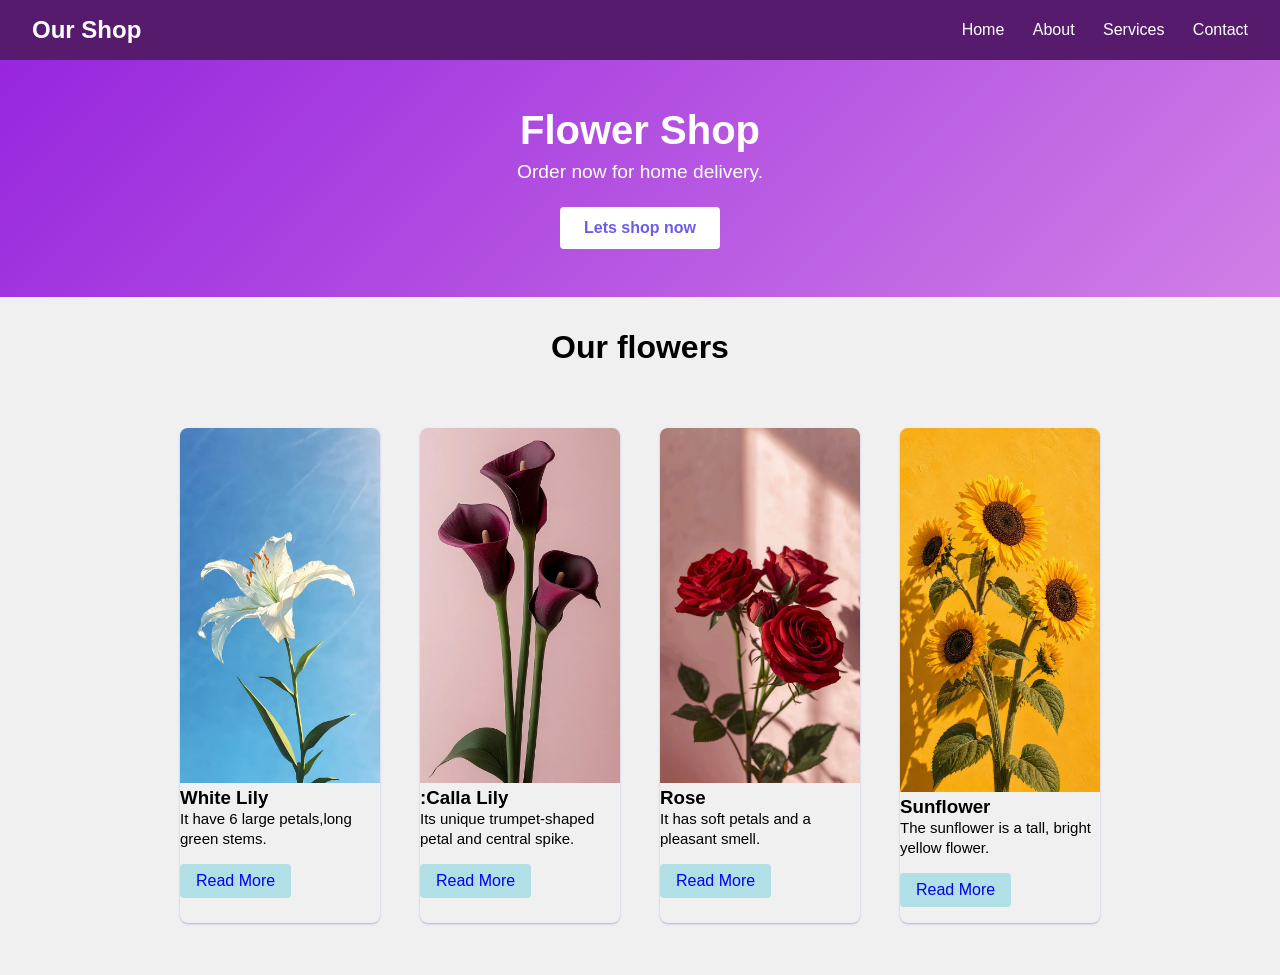
<file: purvi cards/Responsive Card Design Using HTML &CSS.html>
<!DOCTYPE html>
<!-- saved from url=(0063)file:///C:/Users/ASUS/OneDrive/Desktop/purvi%20cards/index.html -->
<html lang="en"><head><meta http-equiv="Content-Type" content="text/html; charset=UTF-8">
    
    <meta name="viewport" content="width=device-width, initial-scale=1.0">
    <title>Responsive Card Design Using HTML &amp;CSS</title>
    <link rel="stylesheet" type="text/css" href="./Responsive Card Design Using HTML &amp;CSS_files/Style.css">
</head>
<body>

    <!-- Header -->
  <header class="header">
    <div class="logo">Our Shop</div>
    <nav class="nav">
      <a href="file:///C:/Users/ASUS/OneDrive/Desktop/purvi%20cards/index.html#">Home</a>
      <a href="file:///C:/Users/ASUS/OneDrive/Desktop/purvi%20cards/index.html#">About</a>
      <a href="file:///C:/Users/ASUS/OneDrive/Desktop/purvi%20cards/index.html#">Services</a>
      <a href="file:///C:/Users/ASUS/OneDrive/Desktop/purvi%20cards/index.html#">Contact</a>
    </nav>
  </header>

     <!-- Banner -->
  <section class="banner">
    <h1>Flower Shop</h1>
    <p>Order now for home delivery.</p>
    <button class="btn">Lets shop now</button>
  </section>

  <main class="container">
    <h2>Our flowers</h2>
    <div class="card-grid">

    <div class="card-container">
        <div class="card">
            <img src="./Responsive Card Design Using HTML &amp;CSS_files/1card image.jpeg">
            <h3>White Lily</h3>
            <div class="card-content">
            <p>It have 6 large petals,long green stems.</p>
            <a href="file:///C:/Users/ASUS/OneDrive/Desktop/purvi%20cards/index.html" class="btn">Read More</a>
        </div>
    </div>

    <div class="card">
            <img src="./Responsive Card Design Using HTML &amp;CSS_files/2card image.jpeg">
            <h3>:Calla Lily</h3>
            <div class="card-content">
            <p>Its unique trumpet-shaped petal and central spike.</p>
            <a href="file:///C:/Users/ASUS/OneDrive/Desktop/purvi%20cards/index.html" class="btn">Read More</a>
        </div>
    </div>

    <div class="card">
            <img src="./Responsive Card Design Using HTML &amp;CSS_files/3card image.jpeg">
            <h3>Rose</h3>
            <div class="card-content">
            <p>It has soft petals and a pleasant smell.</p>
            <a href="file:///C:/Users/ASUS/OneDrive/Desktop/purvi%20cards/index.html" class="btn">Read More</a>
        </div>
    </div>

    <div class="card">
            <img src="./Responsive Card Design Using HTML &amp;CSS_files/5 card image.jpeg">
            <h3>Sunflower</h3>
            <div class="card-content">
            <p>The sunflower is a tall, bright yellow flower.</p>
            <a href="file:///C:/Users/ASUS/OneDrive/Desktop/purvi%20cards/index.html" class="btn">Read More</a>
        </div>
    </div>

</div></div></main></body></html>
</file>
